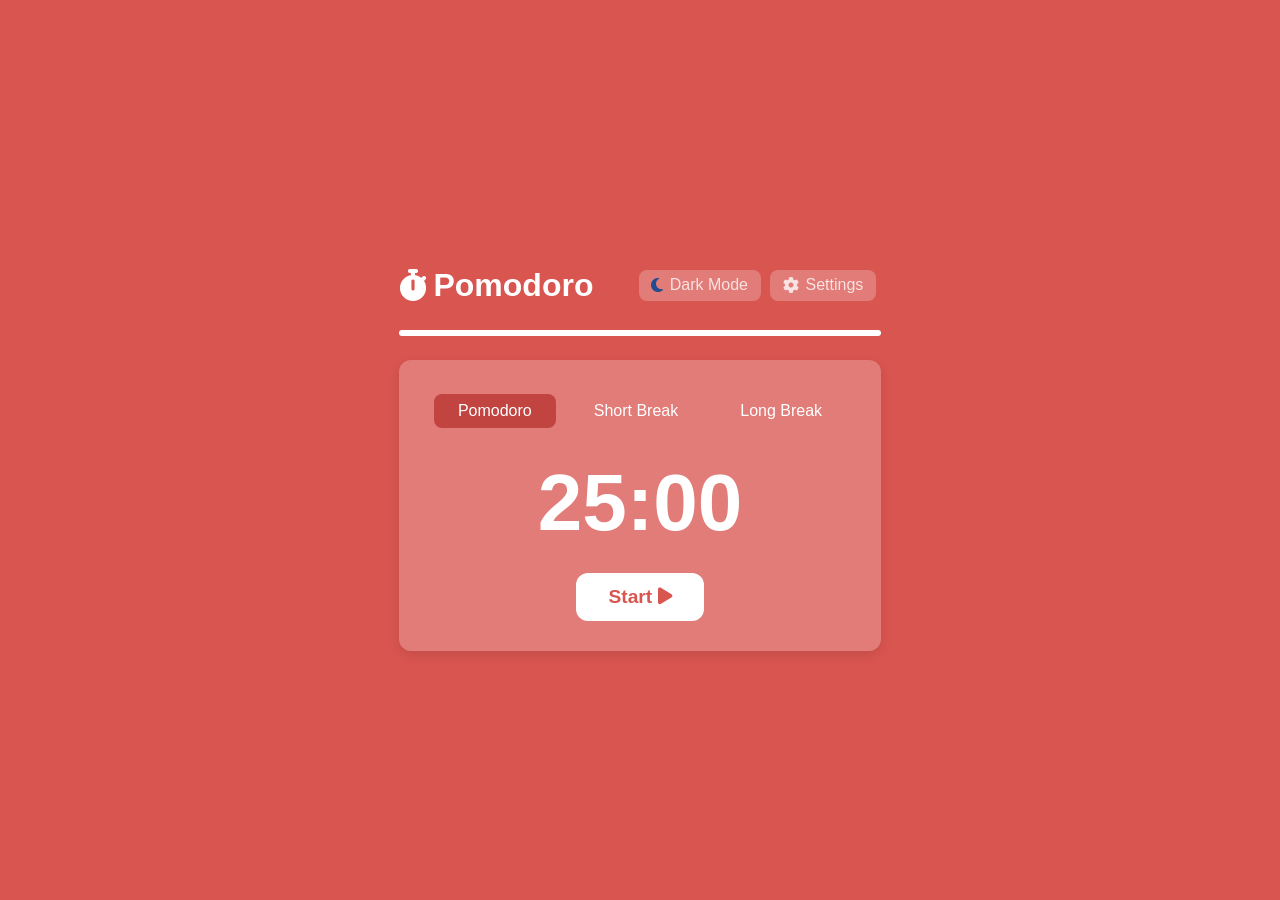
<file: index.html>
<!DOCTYPE html>
<html lang="en">
  <head>
    <meta charset="UTF-8" />
    <meta name="viewport" content="width=device-width, initial-scale=1.0" />
    <title>Pomodoro</title>
    <link rel="stylesheet" href="style.css" />
    <link rel="stylesheet" href="https://cdnjs.cloudflare.com/ajax/libs/font-awesome/6.4.0/css/all.min.css" integrity="sha512-iecdLmaskl7CVkqkXNQ/ZH/XLlvWZOJyj7Yy7tcenmpD1ypASozpmT/E0iPtmFIB46ZmdtAc9eNBvH0H/ZpiBw==" crossorigin="anonymous" referrerpolicy="no-referrer" />
    <link rel="icon" href="data:image/svg+xml,<svg xmlns=%22http://www.w3.org/2000/svg%22 viewBox=%220 0 100 100%22><text y=%22.9em%22 font-size=%2290%22>⏱️</text></svg>" />
  </head>
  <body>
    <div class="pomodoro">
      <!-- Top Bar -->
      <header class="top-bar">
        <h1><i class="fa-solid fa-stopwatch"></i>Pomodoro</h1>
        <div class="top-bar-buttons">
          <button id="dark-mode-toggle"><i class="fa-solid fa-moon" style="color: #234b90;"></i>Dark Mode</button>
          <button id="settings"><i class="fa-solid fa-gear "></i>Settings</button>
        </div>
      </header>
      <div class="progress-bar-container">
        <div id="progress-bar"></div>
      </div>      
      <!-- Timer Section -->
      <main class="timer-section">
        <div class="mode-buttons">
          <button id="pomodoro">Pomodoro</button>
          <button id="short-break">Short Break</button>
          <button id="long-break">Long Break</button>
        </div>

        <h2 class="timer">25:00</h2>

        <div class="controls">
          <button id="start">Start <i class="fa-solid fa-play"></i></button>
        </div>
      </main>

      <!-- Settings Modal -->
      <div id="settings-modal" class="modal hidden">
        <button id="close-settings">x</button>
        <h2>Settings</h2>
        <div class="setting-row">
          <span>Pomodoro Length</span>
          <div class="input-group">
            <input type="number" id="pomodoro-length" value="25" min="1" max="60" />
            <span>minutes</span>
          </div>
        </div>
        <div class="setting-row">
          <span>Short Break</span>
          <div class="input-group">
            <input type="number" id="short-length" value="5" min="1" max="60" />
            <span>minutes</span>
          </div>
        </div>
        <div class="setting-row">
          <span>Long Break</span>
          <div class="input-group">
            <input type="number" id="long-length" value="15" min="1" max="60" />
            <span>minutes</span>
          </div>
        </div>
        <div class="sound-toggle">
            <label for="sound-toggle">
              <button id="sound-toggle-btn">
                <i class="fa-solid fa-volume-high"></i>
              </button>
            </label>
        </div>
      </div>

    <div id="modal-backdrop" class="hidden"></div>
    <script type="module" src="script.js"></script>
  </body>
</html>
</file>
<file: style.css>
* {
  margin: 0;
  padding: 0;
  box-sizing: border-box;
  font-family:'Segoe UI', Tahoma, Geneva, Verdana, sans-serif;
}

body {
  display: flex;
  flex-direction: column;
  align-items: center;
  justify-content: center;
  height: 100vh;
  color: white;
  text-align: center;
}

/* Title */
title {
  font-size: 2rem;
  margin-bottom: 1rem;
}

/* Buttons */
.mode-buttons button {
  background: none;
  border: none;
  color: white;
  font-size: 1rem;
  padding: 0.5rem 1.5rem;
  margin: 0.3rem;
  border-radius: 8px;
  cursor: pointer;
  transition: background-color 1s ease, color 1s ease;

}

/* Hover Effect */
.mode-buttons button:hover {
  background: rgba(255, 255, 255, 0.15);
}

/* Timer */
.timer {
  font-size: 5rem;
  font-weight: bold;
  margin: 1.5rem 0;
}

/* Start button */
#start {
  background-color: white;
  font-size: 1.2rem;
  font-weight: bold;
  padding: 0.8rem 2rem;
  border-radius: 12px;
  border: none;
  cursor: pointer;
  transition: opacity 0.2s;
}

/* Active Button States */
body.pomodoro .mode-buttons button.active {
  background-color: #c14440;
}

body.short .mode-buttons button.active {
  background-color: #3b7c80;
}

body.long .mode-buttons button.active {
  background-color: #366587;
}

/* Background Colour Change */
body.pomodoro {
  background-color: #d95550;
}

body.short {
  background-color: #4c9195;
}

body.long {
  background-color: #457ca3;
}

body.pomodoro #start {
  color: #d95550;
}

body.short #start {
  color: #4c9195;
}

body.long #start {
  color: #457ca3;
}

/* Timer Card Background Colors by Mode */
.timer-section {
  padding: 30px;
  border-radius: 12px;
  box-shadow: rgba(0, 0, 0, 0.1) 0px 4px 12px;
  transition: background-color 1s ease, color 1s ease;
}

body.pomodoro .timer-section {
  background-color: #d95550;
}

body.short .timer-section {
  background-color: #4c9195;
}

body.long .timer-section {
  background-color: #457ca3;
}

body.pomodoro .timer-section {
  background-color: #e27c78;
}

body.short .timer-section {
  background-color: #71b0b4;
}

body.long .timer-section {
  background-color: #5a8ebd;
}

/* Top Bar */
.top-bar {
  display: flex;
  justify-content: space-between;
  align-items: center;
  padding: 1rem 0;
  margin-bottom: 0.5rem;
}

.top-bar button {
  border: none;      
  color: rgba(255, 255, 255, 0.781);
  font-size: 1rem;
  padding: 0.4rem 0.8rem;
  margin: 0.3rem;
  border-radius: 8px;
  cursor: pointer;
  transition: background-color 1s ease, color 1s ease;
  display: flex;
  align-items: center;
  gap: 0.4rem; 
}

.top-bar button:hover {
  color: white;
}

.top-bar h1 {
  display: flex;
  align-items: center;
  gap: 0.4rem; 
}

.top-bar-buttons {
  display: flex;
}

/* Rotate the gear icon on hover */
#settings:hover i.fa-gear {
  transform: rotate(30deg);
  transition: transform 0.5s ease;
}

body.pomodoro .top-bar button {
  background-color: #e27c78;
}

body.short .top-bar button {
  background-color: #71b0b4;
}

body.long .top-bar button {
  background-color: #5a8ebd;
}

.hidden {
  display: none;
}

/* Progress Bar Container */
.progress-bar-container {
  width: 100%;
  background-color: white;
  height: 6px;
  overflow: hidden;
  margin-top: 0;
  margin-bottom: 1.5rem;
  border-radius: 4px;
  transition: background-color 1s ease, color 1s ease;
}

/* Progress Bar */
#progress-bar {
  height: 100%;
  width: 0%;
  background-color: #32be37;
  transition: width 1s linear;
  border-radius: 4px 0 0 4px;
} 

/* Dark Mode */
.dark-mode {
  background-color: #121212;
  color: white;
}

.dark-mode .timer-section {
  background-color: #1e1e1e;
}

.dark-mode .top-bar button {
  background-color: #333;
  color: #f5f5f5;
}

.dark-mode .mode-buttons button {
  color: #f5f5f5;
}

.dark-mode .mode-buttons button:hover {
  background-color: rgba(255, 255, 255, 0.1);
}

.dark-mode .mode-buttons button.active {
  background-color: #000000;
}

.dark-mode #start {
  background-color: #f5f5f5;
  color: #121212;
}

.dark-mode .progress-bar-container {
  background-color: #333;
}

.dark-mode #progress-bar {
  background-color: #4caf50;
}

/* Transitioning Between Modes */
body {
  transition: background-color 1s ease, color 1s ease;
}

/* Settings */
.setting-row {
  display: flex;
  justify-content: space-between;
  align-items: center;
  padding: 0.7rem 1rem;
  margin-bottom: 1rem;
  border-radius: 8px;
  font-size: 0.95rem;
}

.modal {
  position: fixed;
  top: 50%;
  left: 50%;
  transform: translate(-50%, -50%);
  background: white;
  color: black;
  padding: 2rem 1.5rem;
  border-radius: 16px;
  width: 340px;
  box-shadow: 0 20px 40px rgba(0, 0, 0, 0.2);
  z-index: 1000;
  width: 350px;
  max-width: 90%;
  transition: all 0.3s ease;
}

.modal h2 {
  font-size: 1.4rem;
  margin-bottom: 1.2rem;
  text-align: center;
}

.modal .setting-row {
  display: flex;
  justify-content: space-between;
  align-items: center;
  background: #f4f4f4;
  padding: 0.7rem 1rem;
  margin-bottom: 1rem;
  border-radius: 8px;
  font-size: 0.95rem;
}

.modal input[type="number"] {
  width: 60px;
  padding: 0.4rem;
  border: none;
  border-radius: 6px;
  font-size: 1rem;
  text-align: center;
  outline: none;
  background: white;
  box-shadow: inset 0 0 3px rgba(0,0,0,0.1);
}

.modal input[type="number"]:focus {
  box-shadow: 0 0 0 2px #457ca3;
}

/* Sound toggle */
.sound-toggle {
  margin-top: 1rem;
  text-align: center;
}

#sound-toggle-btn {
  background: none;
  border: none;
  border-radius: 8px;
  padding: 0.5rem 1rem;
  font-size: 2rem;
  cursor: pointer;
  transition: background 0.3s ease;
}

/* Close button */
#close-settings {
  position: absolute;
  top: 12px;
  right: 16px;
  background: transparent;
  border: none;
  font-size: 1.2rem;
  cursor: pointer;
  color: #888;
  transition: color 0.2s ease;
}

#close-settings:hover {
  color: #000;
}

/* Modal backdrop */
#modal-backdrop {
  position: fixed;
  top: 0;
  left: 0;
  width: 100%;
  height: 100%;
  background: rgba(0, 0, 0, 0.6);
  z-index: 999;
}

/* Hide by default */
.hidden {
  display: none;
}

/* Settings - Dark Mode */
.dark-mode .modal {
  background: #1e1e1e;
  color: white;
}

.dark-mode .input-group input[type="number"] {
  background: #444;
  color: white;
  box-shadow: inset 0 0 3px rgba(255, 255, 255, 0.1);
}

.dark-mode input[type="number"]:focus {
  box-shadow: 0 0 0 2px #5a8ebd;
}

.dark-mode #sound-toggle-btn {
  color: white;
}

.dark-mode #close-settings {
  color: #aaa;
}

.dark-mode #close-settings:hover {
  color: white;
}

.dark-mode .setting-row {
  background: #2c2c2c;
  color: #ddd;
}

@media (max-width: 600px) {
  body {
    padding: 1rem;
    justify-content: flex-start;
  }

  .top-bar {
    flex-direction: column;
    gap: 0.5rem;
  }

  .timer {
    font-size: 3.5rem;
  }

  .mode-buttons {
    flex-direction: row;
  }

  .mode-buttons button {
    width: auto;
    font-size: 1.1rem;
  }

  .top-bar-buttons {
    flex-direction: column;
    width: 100%;
  }

  .top-bar button {
    width: 100%;
    justify-content: center;
  }

  .timer-section {
    width: 100%;
  }

  .modal {
    width: 90%;
    padding: 1.5rem 1rem;
  }

.modal .setting-row {
    flex-direction: column;
    align-items: stretch;
    gap: 0.4rem;
  }

  .modal input[type="number"] {
    max-width:25%;
  }

  .progress-bar-container {
    height: 4px;
  }

  #start {
    font-size: 1rem;
    padding: 0.6rem 1.2rem;
  }
}
</file>
